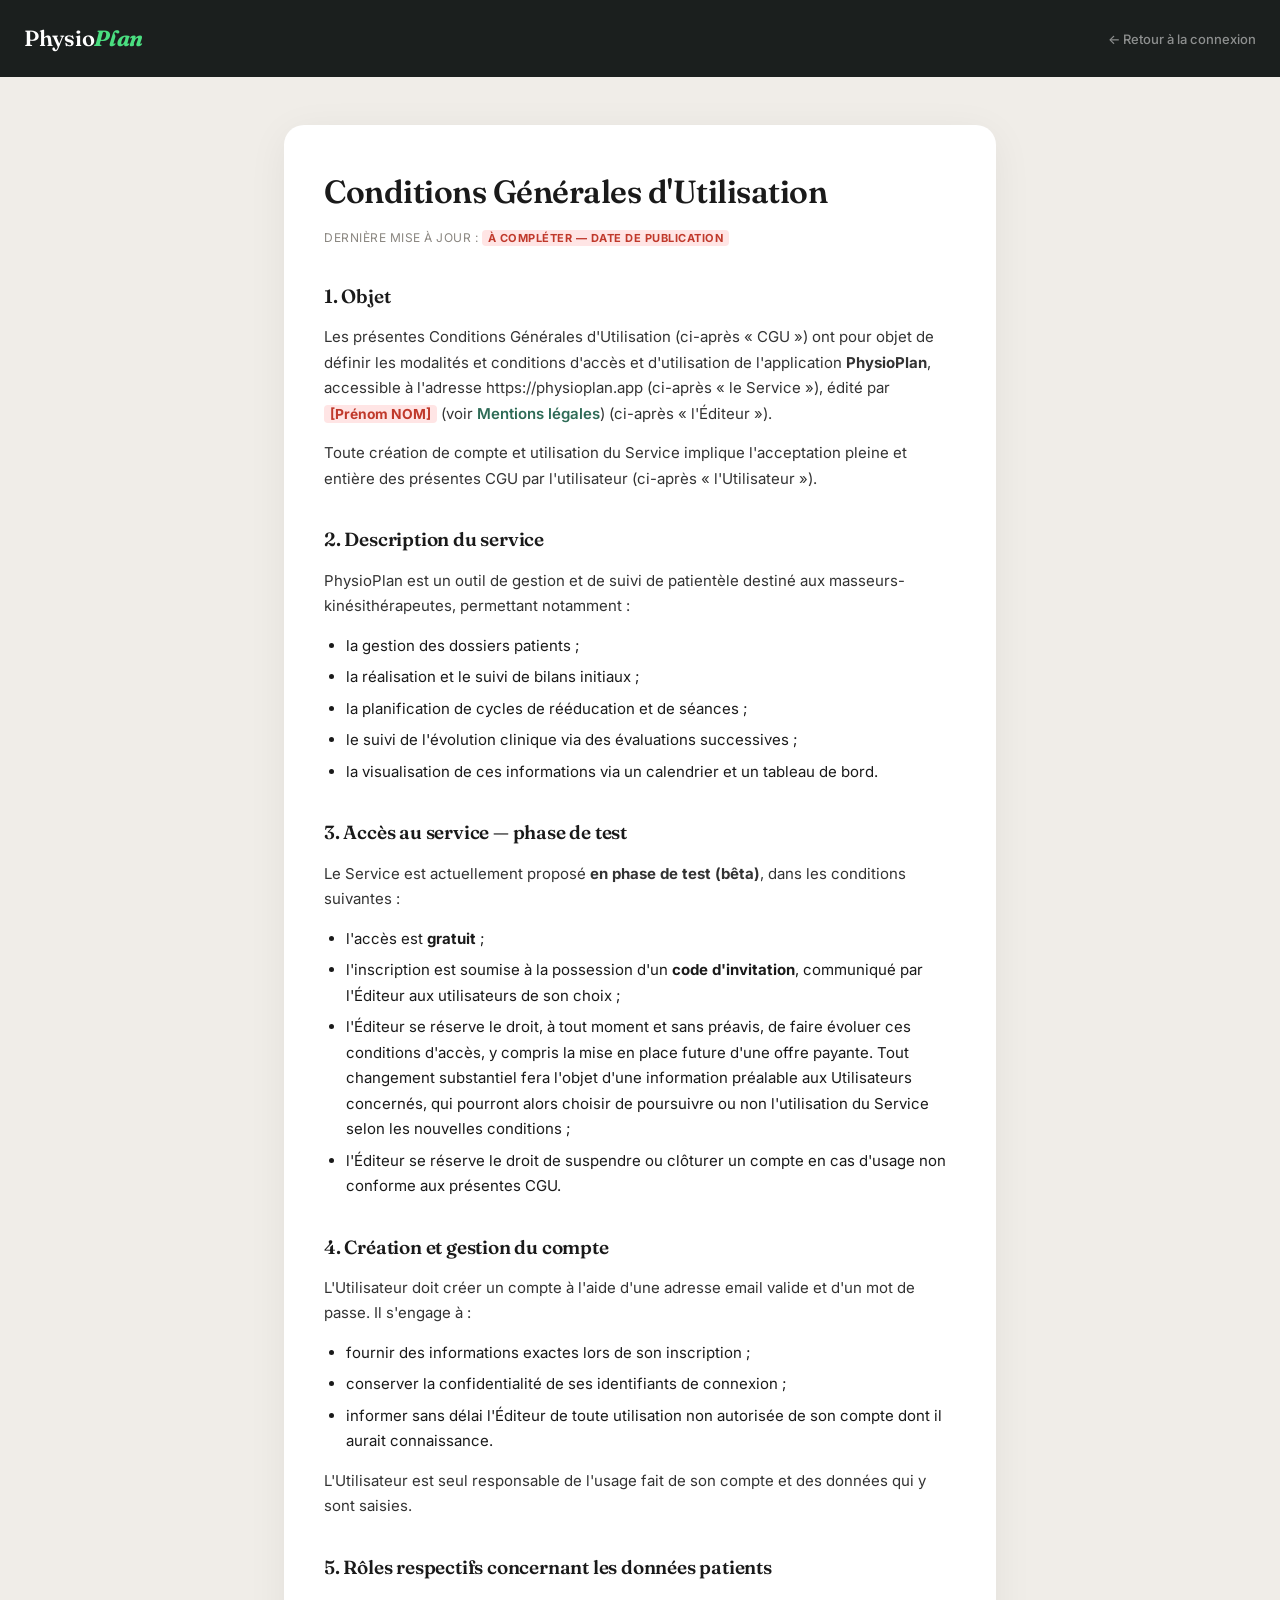
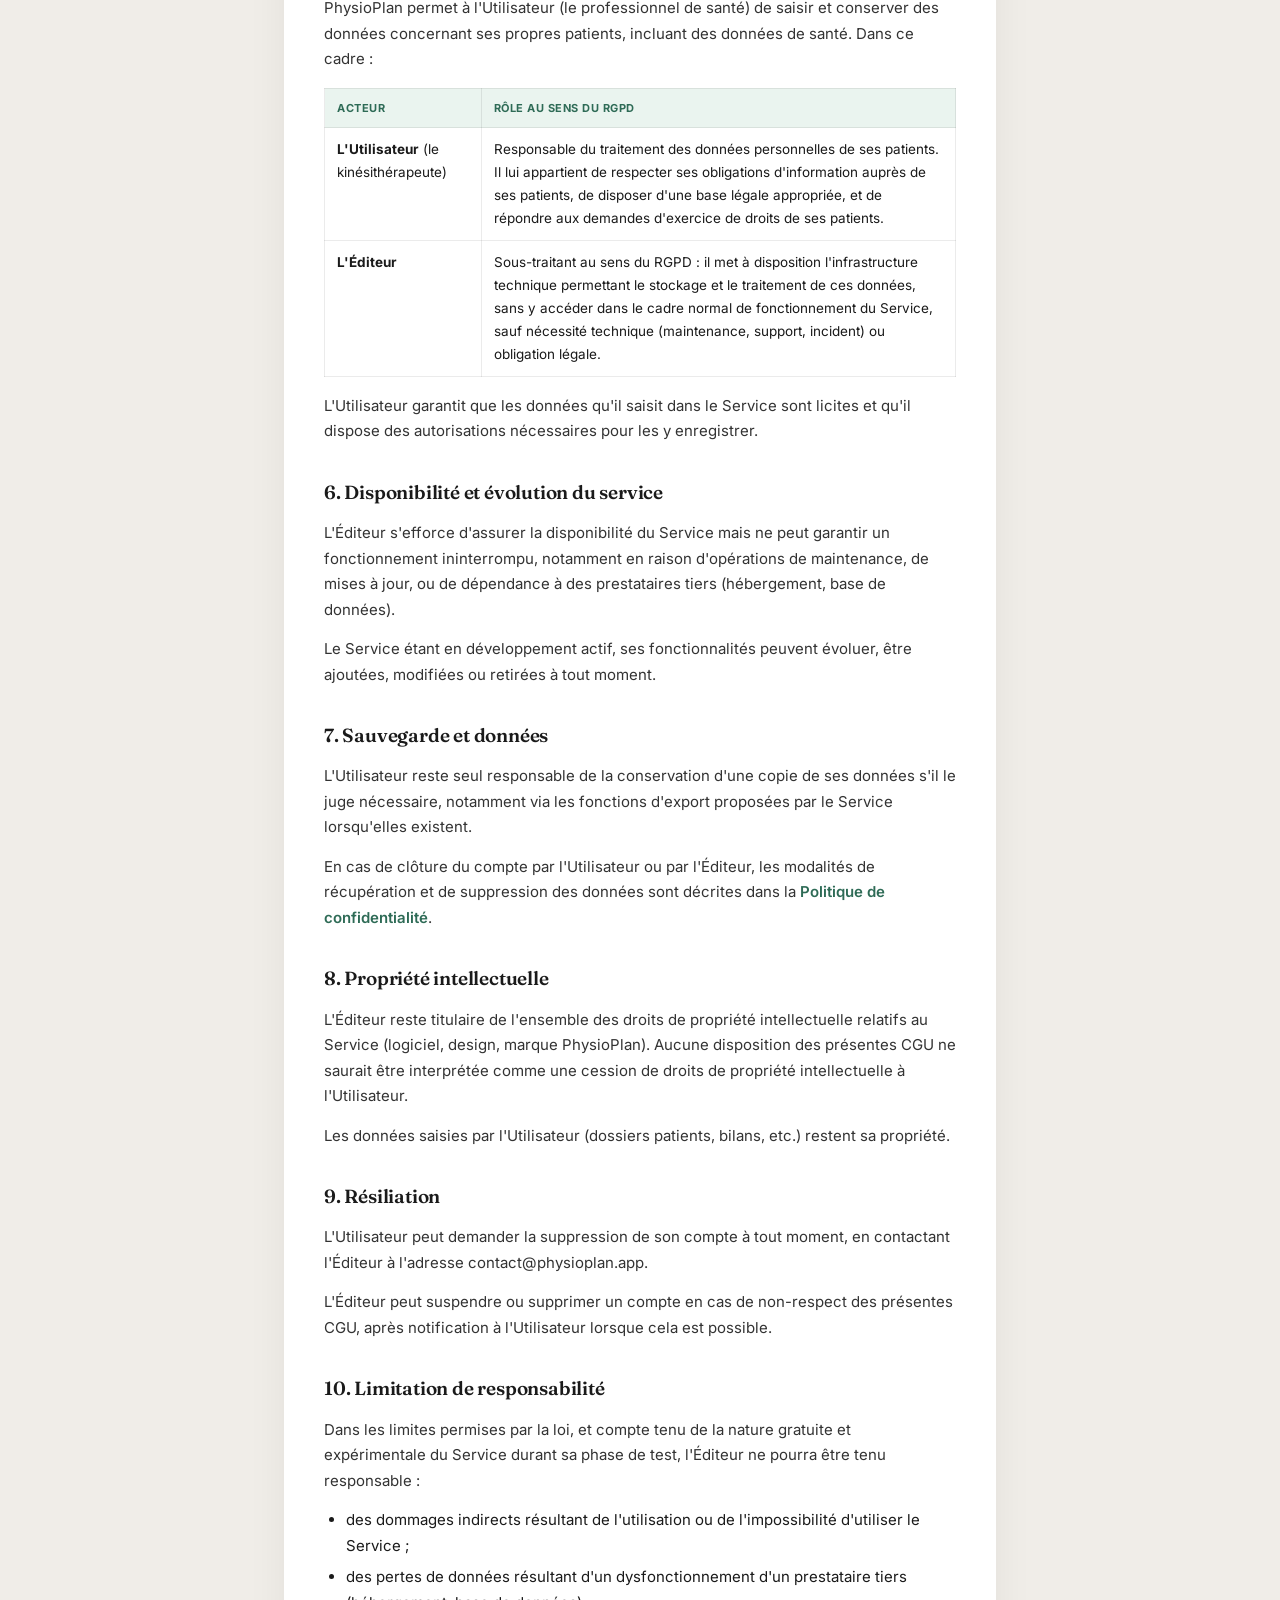
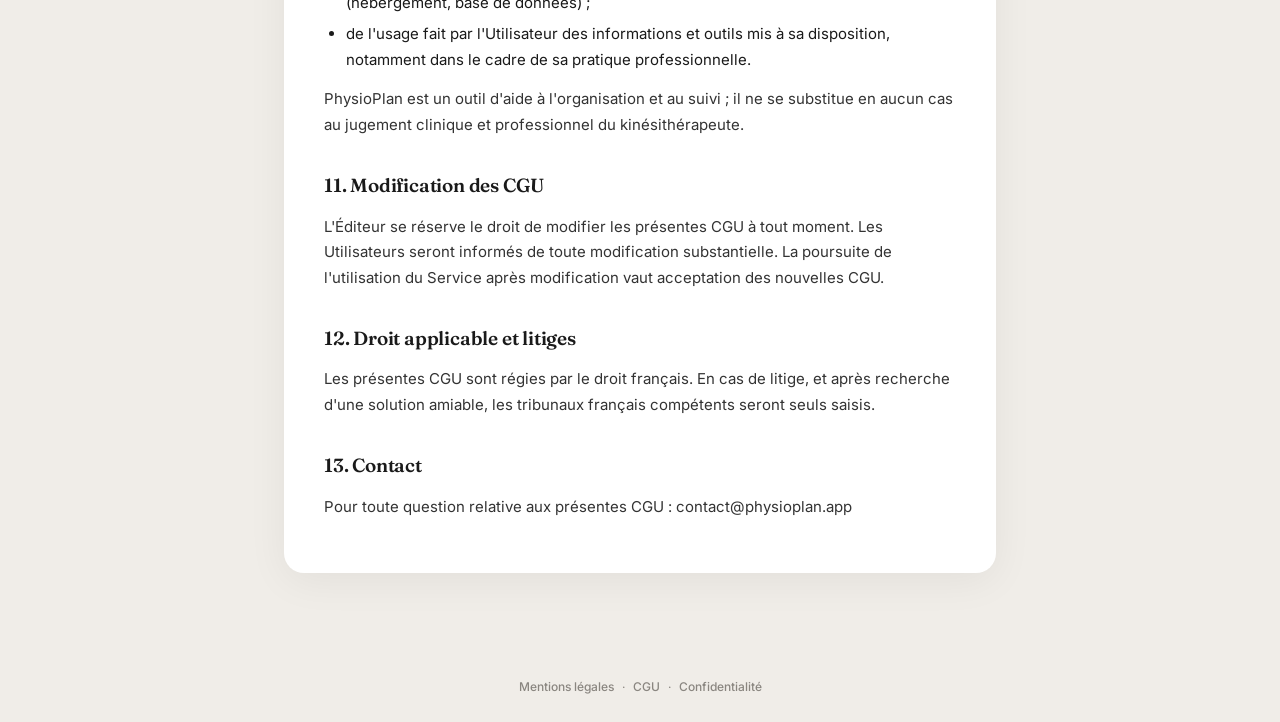
<file: cgu.html>
<!DOCTYPE html>
<html lang="fr">
<head>
<meta charset="UTF-8">
<meta name="viewport" content="width=device-width, initial-scale=1.0">
<title>PhysioPlan — Conditions Générales d'Utilisation</title>
<link href="https://fonts.googleapis.com/css2?family=Fraunces:ital,opsz,wght@0,9..144,300;0,9..144,500;0,9..144,600;0,9..144,700;1,9..144,400&family=Inter:wght@300;400;500;600;700&display=swap" rel="stylesheet">
<style>
:root{--bg:#F0EDE8;--surface:#fff;--text:#1A1A1A;--muted:#8A8680;--accent:#2E6B56;--accent-d:#1f5040;--accent-l:#EAF4EF;--border:rgba(0,0,0,.08)}
*{box-sizing:border-box;margin:0;padding:0}
body{font-family:'Inter','Segoe UI',sans-serif;background:var(--bg);color:var(--text);line-height:1.7;font-size:15px;-webkit-font-smoothing:antialiased}
header{background:#1B1F1E;padding:20px 24px;display:flex;align-items:center;justify-content:space-between}
.logo{font-family:'Fraunces',serif;font-size:22px;font-weight:600;color:#fff;letter-spacing:-.3px;text-decoration:none}
.logo em{color:#4ADE80;font-style:italic;font-weight:700}
.back{font-size:13px;color:rgba(255,255,255,.5);text-decoration:none;font-weight:500}
.back:hover{color:#fff}
main{max-width:760px;margin:0 auto;padding:48px 24px 80px}
.card{background:var(--surface);border-radius:20px;padding:40px;box-shadow:0 8px 40px rgba(0,0,0,.06)}
h1{font-family:'Fraunces',serif;font-size:32px;font-weight:600;letter-spacing:-.5px;margin-bottom:8px}
.updated{font-size:12px;color:var(--muted);text-transform:uppercase;letter-spacing:.5px;margin-bottom:32px}
h2{font-family:'Fraunces',serif;font-size:19px;font-weight:600;margin:32px 0 12px;letter-spacing:-.2px}
p{margin-bottom:14px;color:#333}
ul{margin:0 0 14px 22px}
li{margin-bottom:6px}
a{color:var(--accent);text-decoration:none;font-weight:600}
a:hover{text-decoration:underline}
table{width:100%;border-collapse:collapse;margin:16px 0;font-size:13.5px}
th,td{border:1px solid var(--border);padding:10px 12px;text-align:left;vertical-align:top}
th{background:var(--accent-l);color:var(--accent);font-weight:700;font-size:11px;text-transform:uppercase;letter-spacing:.5px}
.todo{background:#FFE5E5;color:#C0392B;padding:1px 6px;border-radius:4px;font-weight:700;font-size:.92em}
footer{text-align:center;padding:24px;font-size:12px;color:var(--muted)}
footer a{color:var(--muted);font-weight:500}
footer span{margin:0 8px}
</style>
</head>
<body>
<header>
  <a class="logo" href="login.html">Physio<em>Plan</em></a>
  <a class="back" href="login.html">← Retour à la connexion</a>
</header>
<main>
  <div class="card">
    <h1>Conditions Générales d'Utilisation</h1>
    <div class="updated">Dernière mise à jour : <span class="todo">À COMPLÉTER — date de publication</span></div>

    <h2>1. Objet</h2>
    <p>Les présentes Conditions Générales d'Utilisation (ci-après « CGU ») ont pour objet de définir les modalités et conditions d'accès et d'utilisation de l'application <strong>PhysioPlan</strong>, accessible à l'adresse https://physioplan.app (ci-après « le Service »), édité par <span class="todo">[Prénom NOM]</span> (voir <a href="mentions-legales.html">Mentions légales</a>) (ci-après « l'Éditeur »).</p>
    <p>Toute création de compte et utilisation du Service implique l'acceptation pleine et entière des présentes CGU par l'utilisateur (ci-après « l'Utilisateur »).</p>

    <h2>2. Description du service</h2>
    <p>PhysioPlan est un outil de gestion et de suivi de patientèle destiné aux masseurs-kinésithérapeutes, permettant notamment :</p>
    <ul>
      <li>la gestion des dossiers patients ;</li>
      <li>la réalisation et le suivi de bilans initiaux ;</li>
      <li>la planification de cycles de rééducation et de séances ;</li>
      <li>le suivi de l'évolution clinique via des évaluations successives ;</li>
      <li>la visualisation de ces informations via un calendrier et un tableau de bord.</li>
    </ul>

    <h2>3. Accès au service — phase de test</h2>
    <p>Le Service est actuellement proposé <strong>en phase de test (bêta)</strong>, dans les conditions suivantes :</p>
    <ul>
      <li>l'accès est <strong>gratuit</strong> ;</li>
      <li>l'inscription est soumise à la possession d'un <strong>code d'invitation</strong>, communiqué par l'Éditeur aux utilisateurs de son choix ;</li>
      <li>l'Éditeur se réserve le droit, à tout moment et sans préavis, de faire évoluer ces conditions d'accès, y compris la mise en place future d'une offre payante. Tout changement substantiel fera l'objet d'une information préalable aux Utilisateurs concernés, qui pourront alors choisir de poursuivre ou non l'utilisation du Service selon les nouvelles conditions ;</li>
      <li>l'Éditeur se réserve le droit de suspendre ou clôturer un compte en cas d'usage non conforme aux présentes CGU.</li>
    </ul>

    <h2>4. Création et gestion du compte</h2>
    <p>L'Utilisateur doit créer un compte à l'aide d'une adresse email valide et d'un mot de passe. Il s'engage à :</p>
    <ul>
      <li>fournir des informations exactes lors de son inscription ;</li>
      <li>conserver la confidentialité de ses identifiants de connexion ;</li>
      <li>informer sans délai l'Éditeur de toute utilisation non autorisée de son compte dont il aurait connaissance.</li>
    </ul>
    <p>L'Utilisateur est seul responsable de l'usage fait de son compte et des données qui y sont saisies.</p>

    <h2>5. Rôles respectifs concernant les données patients</h2>
    <p>PhysioPlan permet à l'Utilisateur (le professionnel de santé) de saisir et conserver des données concernant ses propres patients, incluant des données de santé. Dans ce cadre :</p>
    <table>
      <tr><th>Acteur</th><th>Rôle au sens du RGPD</th></tr>
      <tr><td><strong>L'Utilisateur</strong> (le kinésithérapeute)</td><td>Responsable du traitement des données personnelles de ses patients. Il lui appartient de respecter ses obligations d'information auprès de ses patients, de disposer d'une base légale appropriée, et de répondre aux demandes d'exercice de droits de ses patients.</td></tr>
      <tr><td><strong>L'Éditeur</strong></td><td>Sous-traitant au sens du RGPD : il met à disposition l'infrastructure technique permettant le stockage et le traitement de ces données, sans y accéder dans le cadre normal de fonctionnement du Service, sauf nécessité technique (maintenance, support, incident) ou obligation légale.</td></tr>
    </table>
    <p>L'Utilisateur garantit que les données qu'il saisit dans le Service sont licites et qu'il dispose des autorisations nécessaires pour les y enregistrer.</p>

    <h2>6. Disponibilité et évolution du service</h2>
    <p>L'Éditeur s'efforce d'assurer la disponibilité du Service mais ne peut garantir un fonctionnement ininterrompu, notamment en raison d'opérations de maintenance, de mises à jour, ou de dépendance à des prestataires tiers (hébergement, base de données).</p>
    <p>Le Service étant en développement actif, ses fonctionnalités peuvent évoluer, être ajoutées, modifiées ou retirées à tout moment.</p>

    <h2>7. Sauvegarde et données</h2>
    <p>L'Utilisateur reste seul responsable de la conservation d'une copie de ses données s'il le juge nécessaire, notamment via les fonctions d'export proposées par le Service lorsqu'elles existent.</p>
    <p>En cas de clôture du compte par l'Utilisateur ou par l'Éditeur, les modalités de récupération et de suppression des données sont décrites dans la <a href="politique-confidentialite.html">Politique de confidentialité</a>.</p>

    <h2>8. Propriété intellectuelle</h2>
    <p>L'Éditeur reste titulaire de l'ensemble des droits de propriété intellectuelle relatifs au Service (logiciel, design, marque PhysioPlan). Aucune disposition des présentes CGU ne saurait être interprétée comme une cession de droits de propriété intellectuelle à l'Utilisateur.</p>
    <p>Les données saisies par l'Utilisateur (dossiers patients, bilans, etc.) restent sa propriété.</p>

    <h2>9. Résiliation</h2>
    <p>L'Utilisateur peut demander la suppression de son compte à tout moment, en contactant l'Éditeur à l'adresse contact@physioplan.app.</p>
    <p>L'Éditeur peut suspendre ou supprimer un compte en cas de non-respect des présentes CGU, après notification à l'Utilisateur lorsque cela est possible.</p>

    <h2>10. Limitation de responsabilité</h2>
    <p>Dans les limites permises par la loi, et compte tenu de la nature gratuite et expérimentale du Service durant sa phase de test, l'Éditeur ne pourra être tenu responsable :</p>
    <ul>
      <li>des dommages indirects résultant de l'utilisation ou de l'impossibilité d'utiliser le Service ;</li>
      <li>des pertes de données résultant d'un dysfonctionnement d'un prestataire tiers (hébergement, base de données) ;</li>
      <li>de l'usage fait par l'Utilisateur des informations et outils mis à sa disposition, notamment dans le cadre de sa pratique professionnelle.</li>
    </ul>
    <p>PhysioPlan est un outil d'aide à l'organisation et au suivi ; il ne se substitue en aucun cas au jugement clinique et professionnel du kinésithérapeute.</p>

    <h2>11. Modification des CGU</h2>
    <p>L'Éditeur se réserve le droit de modifier les présentes CGU à tout moment. Les Utilisateurs seront informés de toute modification substantielle. La poursuite de l'utilisation du Service après modification vaut acceptation des nouvelles CGU.</p>

    <h2>12. Droit applicable et litiges</h2>
    <p>Les présentes CGU sont régies par le droit français. En cas de litige, et après recherche d'une solution amiable, les tribunaux français compétents seront seuls saisis.</p>

    <h2>13. Contact</h2>
    <p>Pour toute question relative aux présentes CGU : contact@physioplan.app</p>
  </div>
</main>
<footer>
  <a href="mentions-legales.html">Mentions légales</a><span>·</span><a href="cgu.html">CGU</a><span>·</span><a href="politique-confidentialite.html">Confidentialité</a>
</footer>
</body>
</html>
</file>
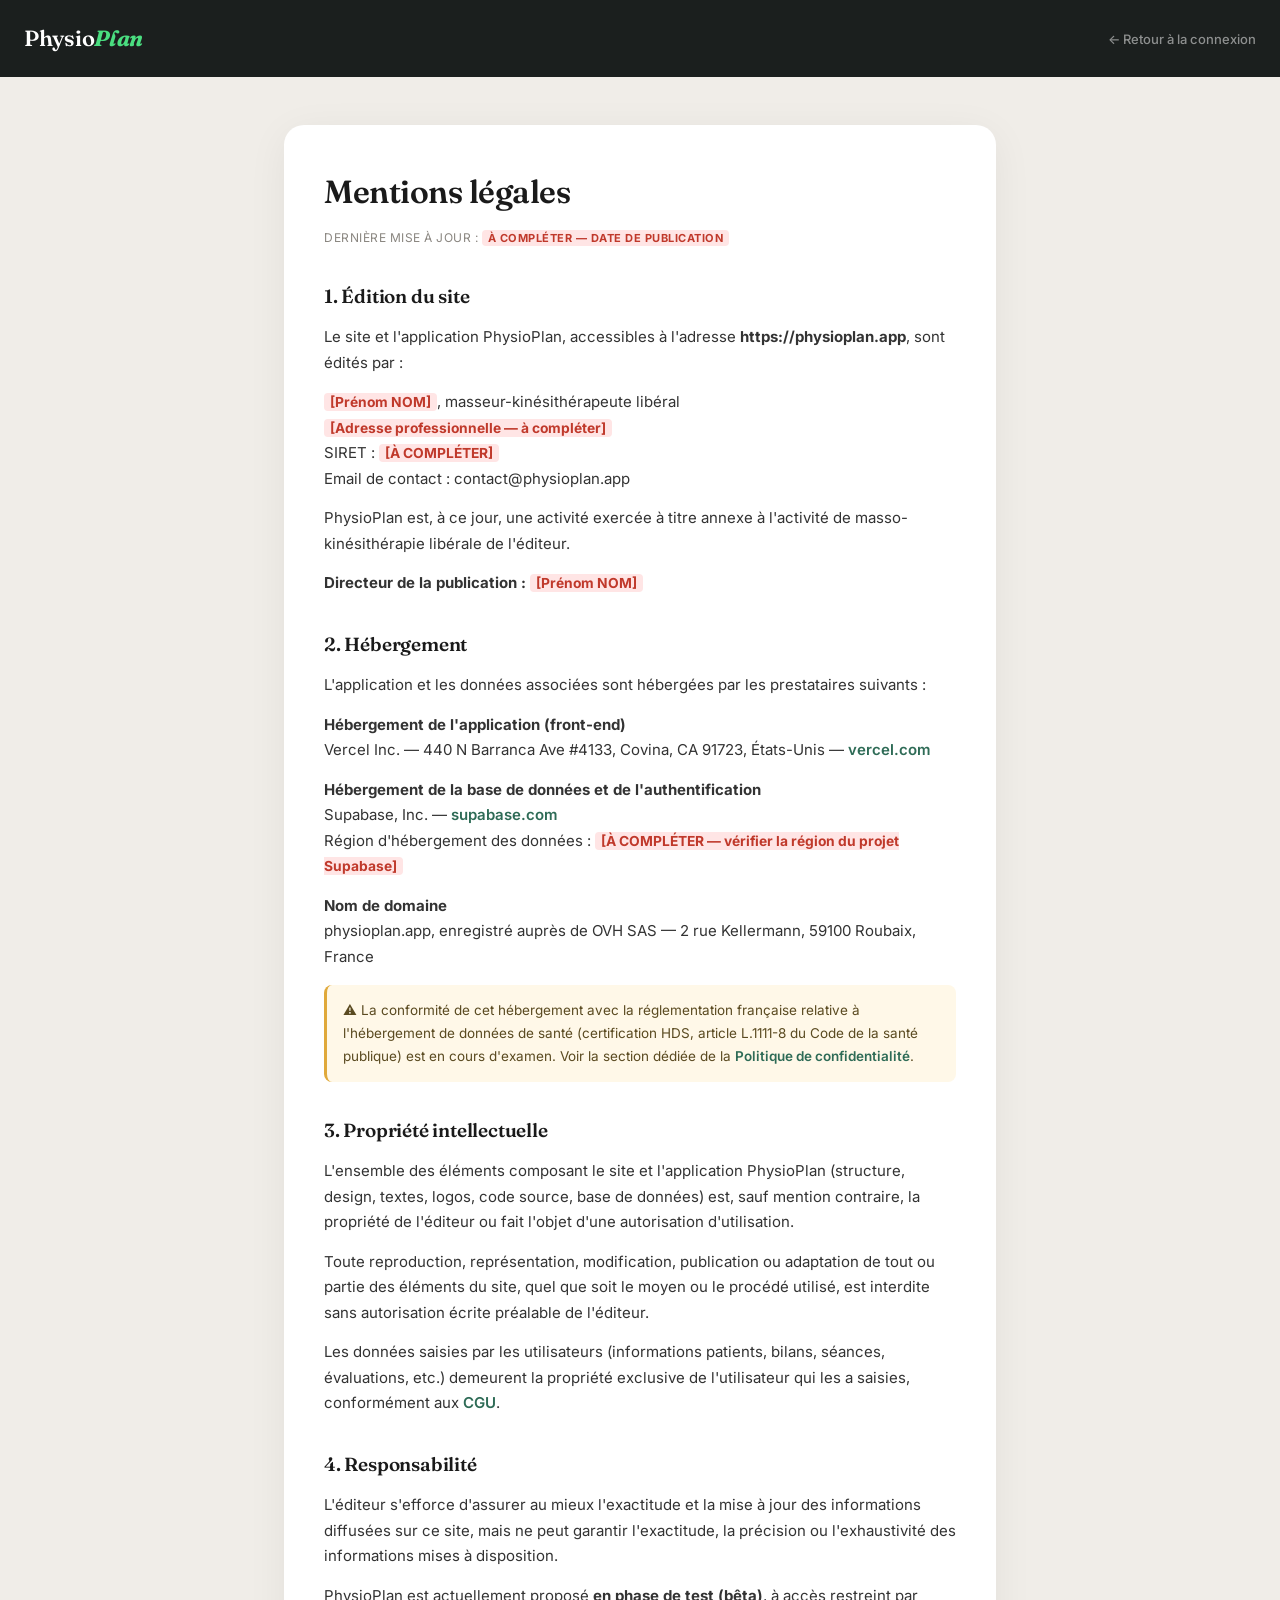
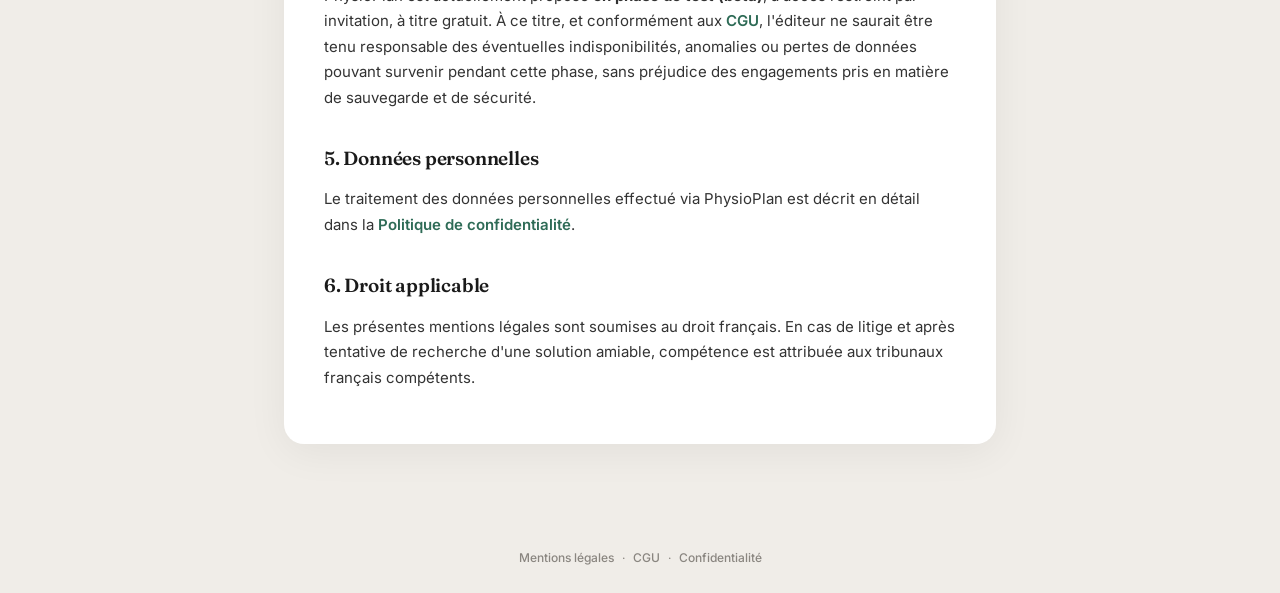
<file: mentions-legales.html>
<!DOCTYPE html>
<html lang="fr">
<head>
<meta charset="UTF-8">
<meta name="viewport" content="width=device-width, initial-scale=1.0">
<title>PhysioPlan — Mentions légales</title>
<link href="https://fonts.googleapis.com/css2?family=Fraunces:ital,opsz,wght@0,9..144,300;0,9..144,500;0,9..144,600;0,9..144,700;1,9..144,400&family=Inter:wght@300;400;500;600;700&display=swap" rel="stylesheet">
<style>
:root{--bg:#F0EDE8;--surface:#fff;--text:#1A1A1A;--muted:#8A8680;--accent:#2E6B56;--accent-d:#1f5040;--accent-l:#EAF4EF;--border:rgba(0,0,0,.08)}
*{box-sizing:border-box;margin:0;padding:0}
body{font-family:'Inter','Segoe UI',sans-serif;background:var(--bg);color:var(--text);line-height:1.7;font-size:15px;-webkit-font-smoothing:antialiased}
header{background:#1B1F1E;padding:20px 24px;display:flex;align-items:center;justify-content:space-between}
.logo{font-family:'Fraunces',serif;font-size:22px;font-weight:600;color:#fff;letter-spacing:-.3px;text-decoration:none}
.logo em{color:#4ADE80;font-style:italic;font-weight:700}
.back{font-size:13px;color:rgba(255,255,255,.5);text-decoration:none;font-weight:500}
.back:hover{color:#fff}
main{max-width:760px;margin:0 auto;padding:48px 24px 80px}
.card{background:var(--surface);border-radius:20px;padding:40px;box-shadow:0 8px 40px rgba(0,0,0,.06)}
h1{font-family:'Fraunces',serif;font-size:32px;font-weight:600;letter-spacing:-.5px;margin-bottom:8px}
.updated{font-size:12px;color:var(--muted);text-transform:uppercase;letter-spacing:.5px;margin-bottom:32px}
h2{font-family:'Fraunces',serif;font-size:19px;font-weight:600;margin:32px 0 12px;letter-spacing:-.2px}
p{margin-bottom:14px;color:#333}
a{color:var(--accent);text-decoration:none;font-weight:600}
a:hover{text-decoration:underline}
.note{background:#FFF8E8;border-left:3px solid #E0A93A;padding:14px 16px;border-radius:8px;font-size:13.5px;margin:16px 0;color:#5a4a20}
.todo{background:#FFE5E5;color:#C0392B;padding:1px 6px;border-radius:4px;font-weight:700;font-size:.92em}
footer{text-align:center;padding:24px;font-size:12px;color:var(--muted)}
footer a{color:var(--muted);font-weight:500}
footer span{margin:0 8px}
</style>
</head>
<body>
<header>
  <a class="logo" href="login.html">Physio<em>Plan</em></a>
  <a class="back" href="login.html">← Retour à la connexion</a>
</header>
<main>
  <div class="card">
    <h1>Mentions légales</h1>
    <div class="updated">Dernière mise à jour : <span class="todo">À COMPLÉTER — date de publication</span></div>

    <h2>1. Édition du site</h2>
    <p>Le site et l'application PhysioPlan, accessibles à l'adresse <strong>https://physioplan.app</strong>, sont édités par :</p>
    <p>
      <strong><span class="todo">[Prénom NOM]</span></strong>, masseur-kinésithérapeute libéral<br>
      <span class="todo">[Adresse professionnelle — à compléter]</span><br>
      SIRET : <span class="todo">[À COMPLÉTER]</span><br>
      Email de contact : contact@physioplan.app
    </p>
    <p>PhysioPlan est, à ce jour, une activité exercée à titre annexe à l'activité de masso-kinésithérapie libérale de l'éditeur.</p>
    <p><strong>Directeur de la publication :</strong> <span class="todo">[Prénom NOM]</span></p>

    <h2>2. Hébergement</h2>
    <p>L'application et les données associées sont hébergées par les prestataires suivants :</p>
    <p>
      <strong>Hébergement de l'application (front-end)</strong><br>
      Vercel Inc. — 440 N Barranca Ave #4133, Covina, CA 91723, États-Unis — <a href="https://vercel.com" target="_blank" rel="noopener">vercel.com</a>
    </p>
    <p>
      <strong>Hébergement de la base de données et de l'authentification</strong><br>
      Supabase, Inc. — <a href="https://supabase.com" target="_blank" rel="noopener">supabase.com</a><br>
      Région d'hébergement des données : <span class="todo">[À COMPLÉTER — vérifier la région du projet Supabase]</span>
    </p>
    <p>
      <strong>Nom de domaine</strong><br>
      physioplan.app, enregistré auprès de OVH SAS — 2 rue Kellermann, 59100 Roubaix, France
    </p>
    <div class="note">
      ⚠️ La conformité de cet hébergement avec la réglementation française relative à l'hébergement de données de santé (certification HDS, article L.1111-8 du Code de la santé publique) est en cours d'examen. Voir la section dédiée de la <a href="politique-confidentialite.html">Politique de confidentialité</a>.
    </div>

    <h2>3. Propriété intellectuelle</h2>
    <p>L'ensemble des éléments composant le site et l'application PhysioPlan (structure, design, textes, logos, code source, base de données) est, sauf mention contraire, la propriété de l'éditeur ou fait l'objet d'une autorisation d'utilisation.</p>
    <p>Toute reproduction, représentation, modification, publication ou adaptation de tout ou partie des éléments du site, quel que soit le moyen ou le procédé utilisé, est interdite sans autorisation écrite préalable de l'éditeur.</p>
    <p>Les données saisies par les utilisateurs (informations patients, bilans, séances, évaluations, etc.) demeurent la propriété exclusive de l'utilisateur qui les a saisies, conformément aux <a href="cgu.html">CGU</a>.</p>

    <h2>4. Responsabilité</h2>
    <p>L'éditeur s'efforce d'assurer au mieux l'exactitude et la mise à jour des informations diffusées sur ce site, mais ne peut garantir l'exactitude, la précision ou l'exhaustivité des informations mises à disposition.</p>
    <p>PhysioPlan est actuellement proposé <strong>en phase de test (bêta)</strong>, à accès restreint par invitation, à titre gratuit. À ce titre, et conformément aux <a href="cgu.html">CGU</a>, l'éditeur ne saurait être tenu responsable des éventuelles indisponibilités, anomalies ou pertes de données pouvant survenir pendant cette phase, sans préjudice des engagements pris en matière de sauvegarde et de sécurité.</p>

    <h2>5. Données personnelles</h2>
    <p>Le traitement des données personnelles effectué via PhysioPlan est décrit en détail dans la <a href="politique-confidentialite.html">Politique de confidentialité</a>.</p>

    <h2>6. Droit applicable</h2>
    <p>Les présentes mentions légales sont soumises au droit français. En cas de litige et après tentative de recherche d'une solution amiable, compétence est attribuée aux tribunaux français compétents.</p>
  </div>
</main>
<footer>
  <a href="mentions-legales.html">Mentions légales</a><span>·</span><a href="cgu.html">CGU</a><span>·</span><a href="politique-confidentialite.html">Confidentialité</a>
</footer>
</body>
</html>
</file>
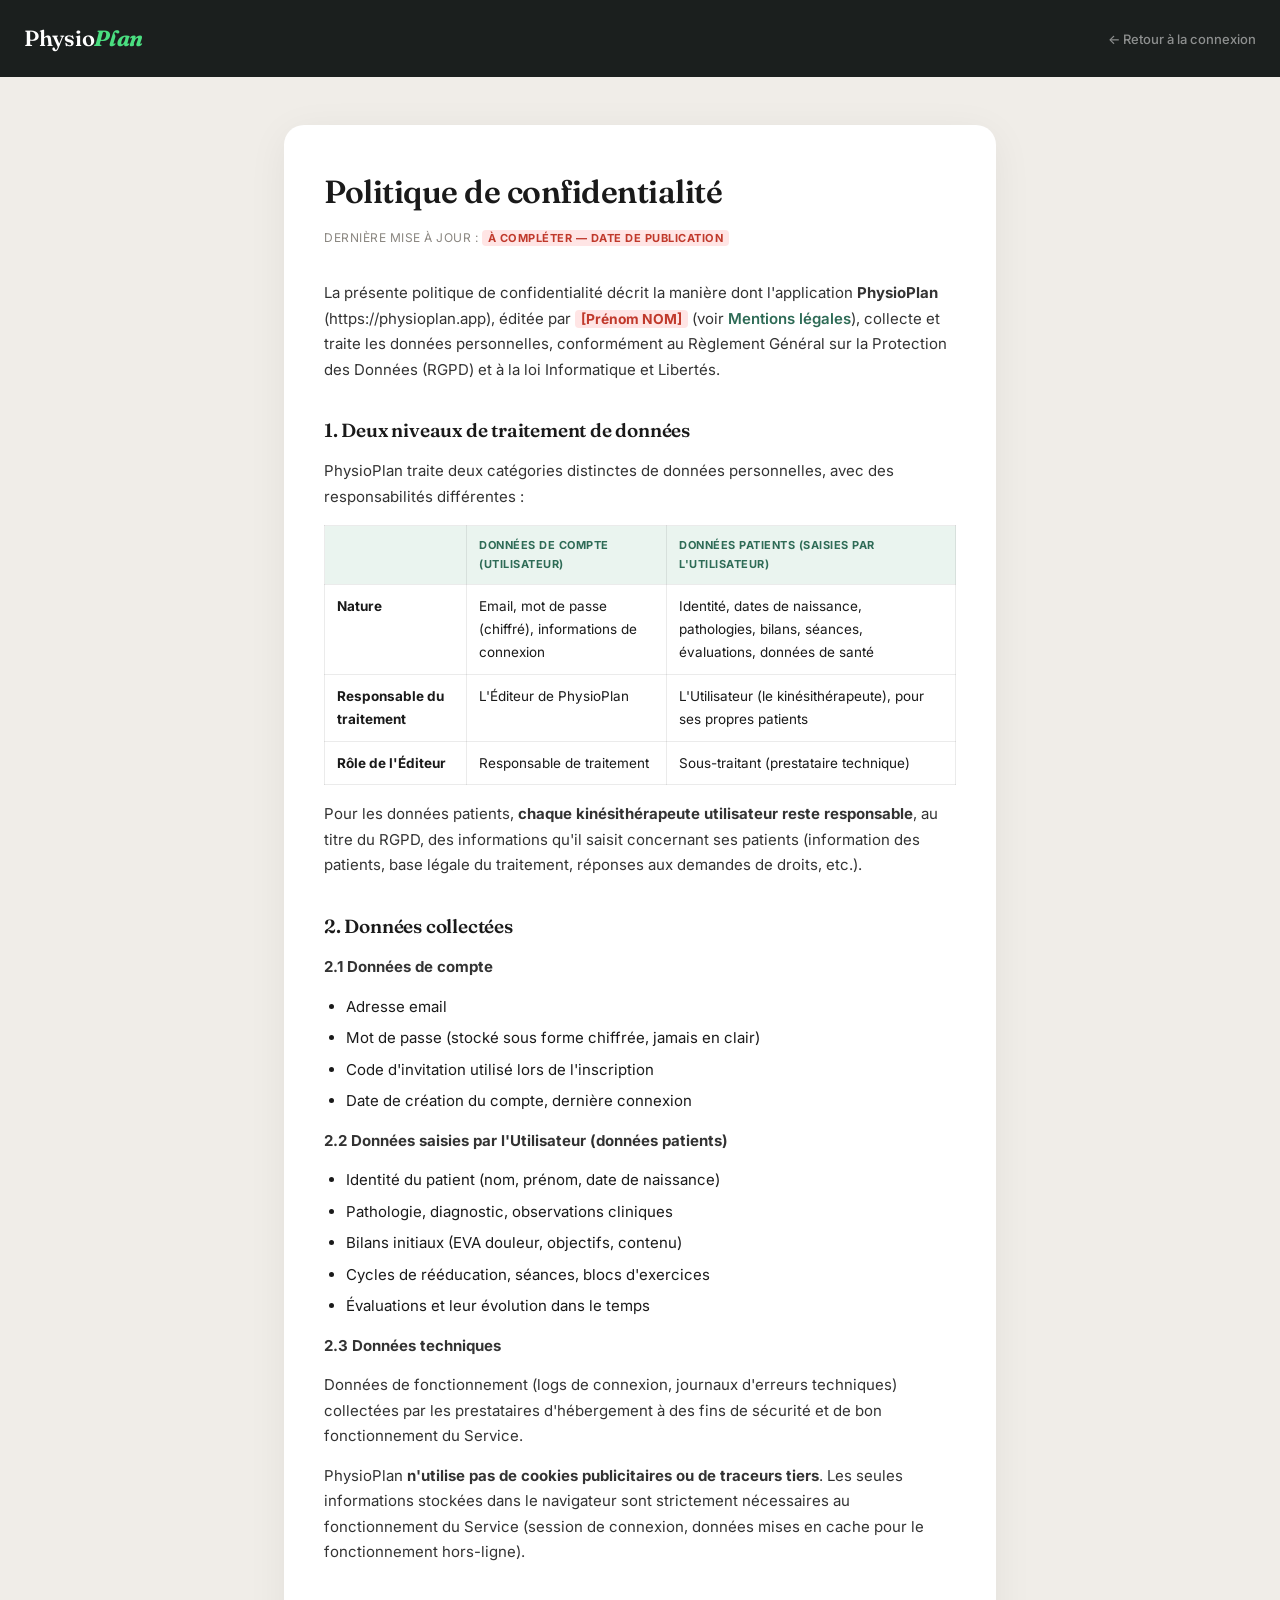
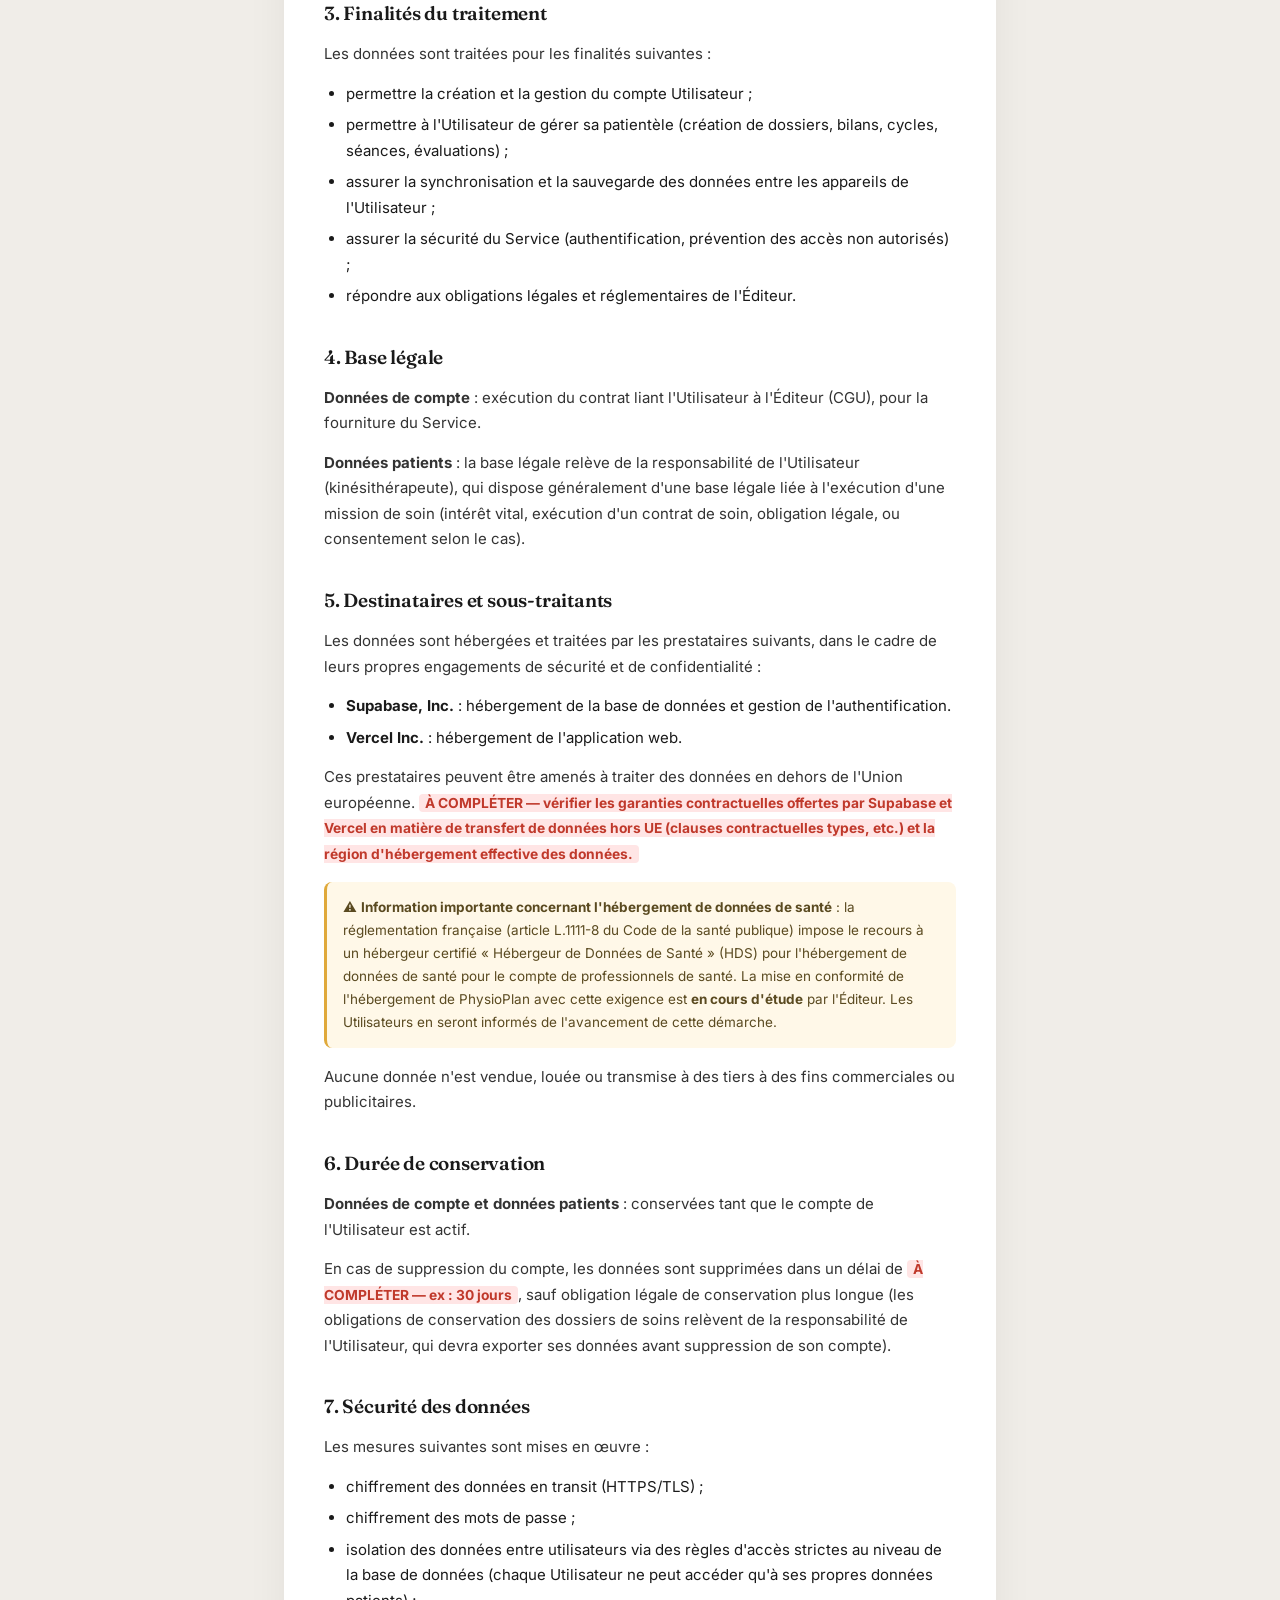
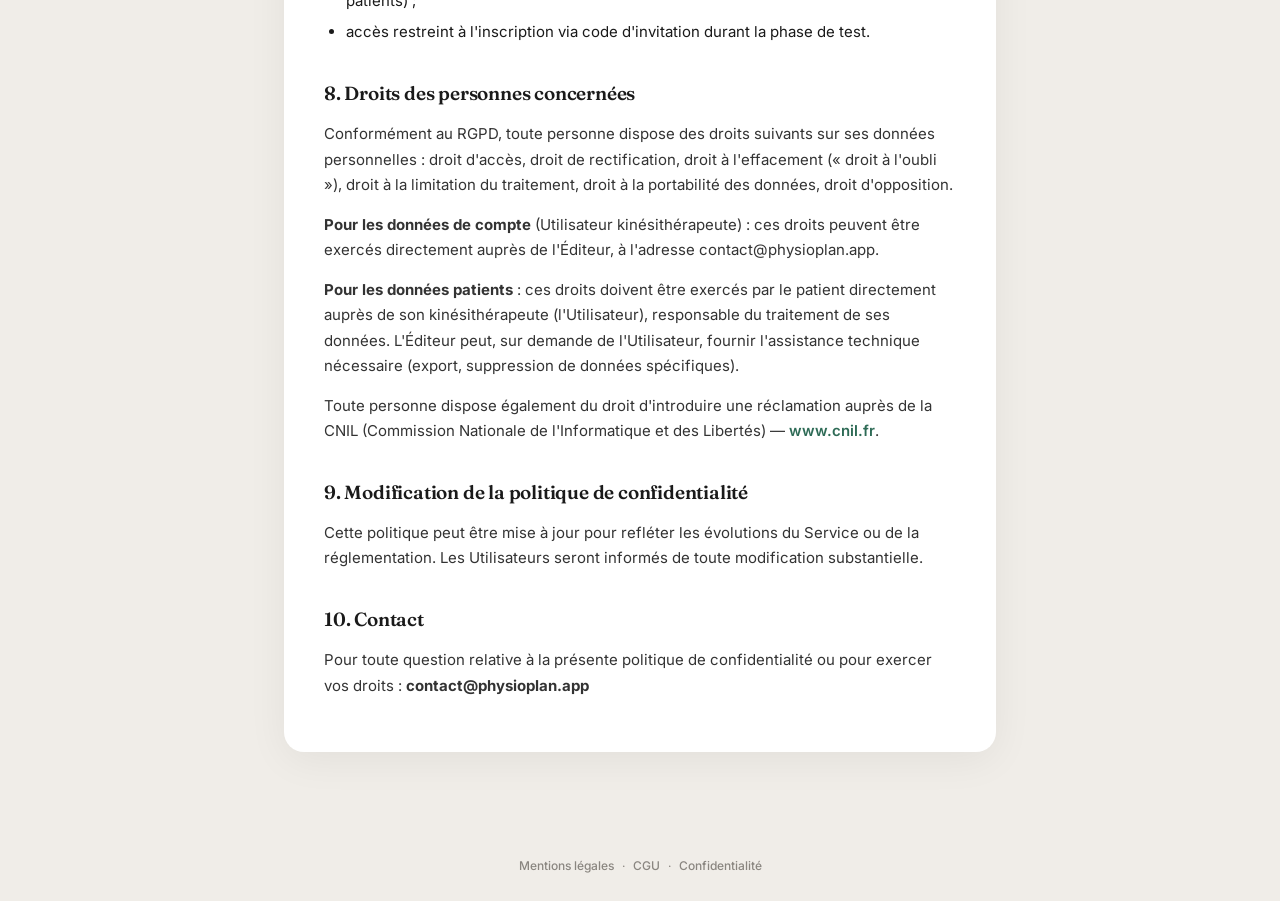
<file: politique-confidentialite.html>
<!DOCTYPE html>
<html lang="fr">
<head>
<meta charset="UTF-8">
<meta name="viewport" content="width=device-width, initial-scale=1.0">
<title>PhysioPlan — Politique de confidentialité</title>
<link href="https://fonts.googleapis.com/css2?family=Fraunces:ital,opsz,wght@0,9..144,300;0,9..144,500;0,9..144,600;0,9..144,700;1,9..144,400&family=Inter:wght@300;400;500;600;700&display=swap" rel="stylesheet">
<style>
:root{--bg:#F0EDE8;--surface:#fff;--text:#1A1A1A;--muted:#8A8680;--accent:#2E6B56;--accent-d:#1f5040;--accent-l:#EAF4EF;--border:rgba(0,0,0,.08)}
*{box-sizing:border-box;margin:0;padding:0}
body{font-family:'Inter','Segoe UI',sans-serif;background:var(--bg);color:var(--text);line-height:1.7;font-size:15px;-webkit-font-smoothing:antialiased}
header{background:#1B1F1E;padding:20px 24px;display:flex;align-items:center;justify-content:space-between}
.logo{font-family:'Fraunces',serif;font-size:22px;font-weight:600;color:#fff;letter-spacing:-.3px;text-decoration:none}
.logo em{color:#4ADE80;font-style:italic;font-weight:700}
.back{font-size:13px;color:rgba(255,255,255,.5);text-decoration:none;font-weight:500}
.back:hover{color:#fff}
main{max-width:760px;margin:0 auto;padding:48px 24px 80px}
.card{background:var(--surface);border-radius:20px;padding:40px;box-shadow:0 8px 40px rgba(0,0,0,.06)}
h1{font-family:'Fraunces',serif;font-size:32px;font-weight:600;letter-spacing:-.5px;margin-bottom:8px}
.updated{font-size:12px;color:var(--muted);text-transform:uppercase;letter-spacing:.5px;margin-bottom:32px}
h2{font-family:'Fraunces',serif;font-size:19px;font-weight:600;margin:32px 0 12px;letter-spacing:-.2px}
p{margin-bottom:14px;color:#333}
ul{margin:0 0 14px 22px}
li{margin-bottom:6px}
a{color:var(--accent);text-decoration:none;font-weight:600}
a:hover{text-decoration:underline}
table{width:100%;border-collapse:collapse;margin:16px 0;font-size:13.5px}
th,td{border:1px solid var(--border);padding:10px 12px;text-align:left;vertical-align:top}
th{background:var(--accent-l);color:var(--accent);font-weight:700;font-size:11px;text-transform:uppercase;letter-spacing:.5px}
.note{background:#FFF8E8;border-left:3px solid #E0A93A;padding:14px 16px;border-radius:8px;font-size:13.5px;margin:16px 0;color:#5a4a20}
.todo{background:#FFE5E5;color:#C0392B;padding:1px 6px;border-radius:4px;font-weight:700;font-size:.92em}
footer{text-align:center;padding:24px;font-size:12px;color:var(--muted)}
footer a{color:var(--muted);font-weight:500}
footer span{margin:0 8px}
</style>
</head>
<body>
<header>
  <a class="logo" href="login.html">Physio<em>Plan</em></a>
  <a class="back" href="login.html">← Retour à la connexion</a>
</header>
<main>
  <div class="card">
    <h1>Politique de confidentialité</h1>
    <div class="updated">Dernière mise à jour : <span class="todo">À COMPLÉTER — date de publication</span></div>

    <p>La présente politique de confidentialité décrit la manière dont l'application <strong>PhysioPlan</strong> (https://physioplan.app), éditée par <span class="todo">[Prénom NOM]</span> (voir <a href="mentions-legales.html">Mentions légales</a>), collecte et traite les données personnelles, conformément au Règlement Général sur la Protection des Données (RGPD) et à la loi Informatique et Libertés.</p>

    <h2>1. Deux niveaux de traitement de données</h2>
    <p>PhysioPlan traite deux catégories distinctes de données personnelles, avec des responsabilités différentes :</p>
    <table>
      <tr><th></th><th>Données de compte (Utilisateur)</th><th>Données patients (saisies par l'Utilisateur)</th></tr>
      <tr><td><strong>Nature</strong></td><td>Email, mot de passe (chiffré), informations de connexion</td><td>Identité, dates de naissance, pathologies, bilans, séances, évaluations, données de santé</td></tr>
      <tr><td><strong>Responsable du traitement</strong></td><td>L'Éditeur de PhysioPlan</td><td>L'Utilisateur (le kinésithérapeute), pour ses propres patients</td></tr>
      <tr><td><strong>Rôle de l'Éditeur</strong></td><td>Responsable de traitement</td><td>Sous-traitant (prestataire technique)</td></tr>
    </table>
    <p>Pour les données patients, <strong>chaque kinésithérapeute utilisateur reste responsable</strong>, au titre du RGPD, des informations qu'il saisit concernant ses patients (information des patients, base légale du traitement, réponses aux demandes de droits, etc.).</p>

    <h2>2. Données collectées</h2>
    <p><strong>2.1 Données de compte</strong></p>
    <ul>
      <li>Adresse email</li>
      <li>Mot de passe (stocké sous forme chiffrée, jamais en clair)</li>
      <li>Code d'invitation utilisé lors de l'inscription</li>
      <li>Date de création du compte, dernière connexion</li>
    </ul>
    <p><strong>2.2 Données saisies par l'Utilisateur (données patients)</strong></p>
    <ul>
      <li>Identité du patient (nom, prénom, date de naissance)</li>
      <li>Pathologie, diagnostic, observations cliniques</li>
      <li>Bilans initiaux (EVA douleur, objectifs, contenu)</li>
      <li>Cycles de rééducation, séances, blocs d'exercices</li>
      <li>Évaluations et leur évolution dans le temps</li>
    </ul>
    <p><strong>2.3 Données techniques</strong></p>
    <p>Données de fonctionnement (logs de connexion, journaux d'erreurs techniques) collectées par les prestataires d'hébergement à des fins de sécurité et de bon fonctionnement du Service.</p>
    <p>PhysioPlan <strong>n'utilise pas de cookies publicitaires ou de traceurs tiers</strong>. Les seules informations stockées dans le navigateur sont strictement nécessaires au fonctionnement du Service (session de connexion, données mises en cache pour le fonctionnement hors-ligne).</p>

    <h2>3. Finalités du traitement</h2>
    <p>Les données sont traitées pour les finalités suivantes :</p>
    <ul>
      <li>permettre la création et la gestion du compte Utilisateur ;</li>
      <li>permettre à l'Utilisateur de gérer sa patientèle (création de dossiers, bilans, cycles, séances, évaluations) ;</li>
      <li>assurer la synchronisation et la sauvegarde des données entre les appareils de l'Utilisateur ;</li>
      <li>assurer la sécurité du Service (authentification, prévention des accès non autorisés) ;</li>
      <li>répondre aux obligations légales et réglementaires de l'Éditeur.</li>
    </ul>

    <h2>4. Base légale</h2>
    <p><strong>Données de compte</strong> : exécution du contrat liant l'Utilisateur à l'Éditeur (CGU), pour la fourniture du Service.</p>
    <p><strong>Données patients</strong> : la base légale relève de la responsabilité de l'Utilisateur (kinésithérapeute), qui dispose généralement d'une base légale liée à l'exécution d'une mission de soin (intérêt vital, exécution d'un contrat de soin, obligation légale, ou consentement selon le cas).</p>

    <h2>5. Destinataires et sous-traitants</h2>
    <p>Les données sont hébergées et traitées par les prestataires suivants, dans le cadre de leurs propres engagements de sécurité et de confidentialité :</p>
    <ul>
      <li><strong>Supabase, Inc.</strong> : hébergement de la base de données et gestion de l'authentification.</li>
      <li><strong>Vercel Inc.</strong> : hébergement de l'application web.</li>
    </ul>
    <p>Ces prestataires peuvent être amenés à traiter des données en dehors de l'Union européenne. <span class="todo">À COMPLÉTER — vérifier les garanties contractuelles offertes par Supabase et Vercel en matière de transfert de données hors UE (clauses contractuelles types, etc.) et la région d'hébergement effective des données.</span></p>
    <div class="note">
      ⚠️ <strong>Information importante concernant l'hébergement de données de santé</strong> : la réglementation française (article L.1111-8 du Code de la santé publique) impose le recours à un hébergeur certifié « Hébergeur de Données de Santé » (HDS) pour l'hébergement de données de santé pour le compte de professionnels de santé. La mise en conformité de l'hébergement de PhysioPlan avec cette exigence est <strong>en cours d'étude</strong> par l'Éditeur. Les Utilisateurs en seront informés de l'avancement de cette démarche.
    </div>
    <p>Aucune donnée n'est vendue, louée ou transmise à des tiers à des fins commerciales ou publicitaires.</p>

    <h2>6. Durée de conservation</h2>
    <p><strong>Données de compte et données patients</strong> : conservées tant que le compte de l'Utilisateur est actif.</p>
    <p>En cas de suppression du compte, les données sont supprimées dans un délai de <span class="todo">À COMPLÉTER — ex : 30 jours</span>, sauf obligation légale de conservation plus longue (les obligations de conservation des dossiers de soins relèvent de la responsabilité de l'Utilisateur, qui devra exporter ses données avant suppression de son compte).</p>

    <h2>7. Sécurité des données</h2>
    <p>Les mesures suivantes sont mises en œuvre :</p>
    <ul>
      <li>chiffrement des données en transit (HTTPS/TLS) ;</li>
      <li>chiffrement des mots de passe ;</li>
      <li>isolation des données entre utilisateurs via des règles d'accès strictes au niveau de la base de données (chaque Utilisateur ne peut accéder qu'à ses propres données patients) ;</li>
      <li>accès restreint à l'inscription via code d'invitation durant la phase de test.</li>
    </ul>

    <h2>8. Droits des personnes concernées</h2>
    <p>Conformément au RGPD, toute personne dispose des droits suivants sur ses données personnelles : droit d'accès, droit de rectification, droit à l'effacement (« droit à l'oubli »), droit à la limitation du traitement, droit à la portabilité des données, droit d'opposition.</p>
    <p><strong>Pour les données de compte</strong> (Utilisateur kinésithérapeute) : ces droits peuvent être exercés directement auprès de l'Éditeur, à l'adresse contact@physioplan.app.</p>
    <p><strong>Pour les données patients</strong> : ces droits doivent être exercés par le patient directement auprès de son kinésithérapeute (l'Utilisateur), responsable du traitement de ses données. L'Éditeur peut, sur demande de l'Utilisateur, fournir l'assistance technique nécessaire (export, suppression de données spécifiques).</p>
    <p>Toute personne dispose également du droit d'introduire une réclamation auprès de la CNIL (Commission Nationale de l'Informatique et des Libertés) — <a href="https://www.cnil.fr" target="_blank" rel="noopener">www.cnil.fr</a>.</p>

    <h2>9. Modification de la politique de confidentialité</h2>
    <p>Cette politique peut être mise à jour pour refléter les évolutions du Service ou de la réglementation. Les Utilisateurs seront informés de toute modification substantielle.</p>

    <h2>10. Contact</h2>
    <p>Pour toute question relative à la présente politique de confidentialité ou pour exercer vos droits : <strong>contact@physioplan.app</strong></p>
  </div>
</main>
<footer>
  <a href="mentions-legales.html">Mentions légales</a><span>·</span><a href="cgu.html">CGU</a><span>·</span><a href="politique-confidentialite.html">Confidentialité</a>
</footer>
</body>
</html>
</file>
